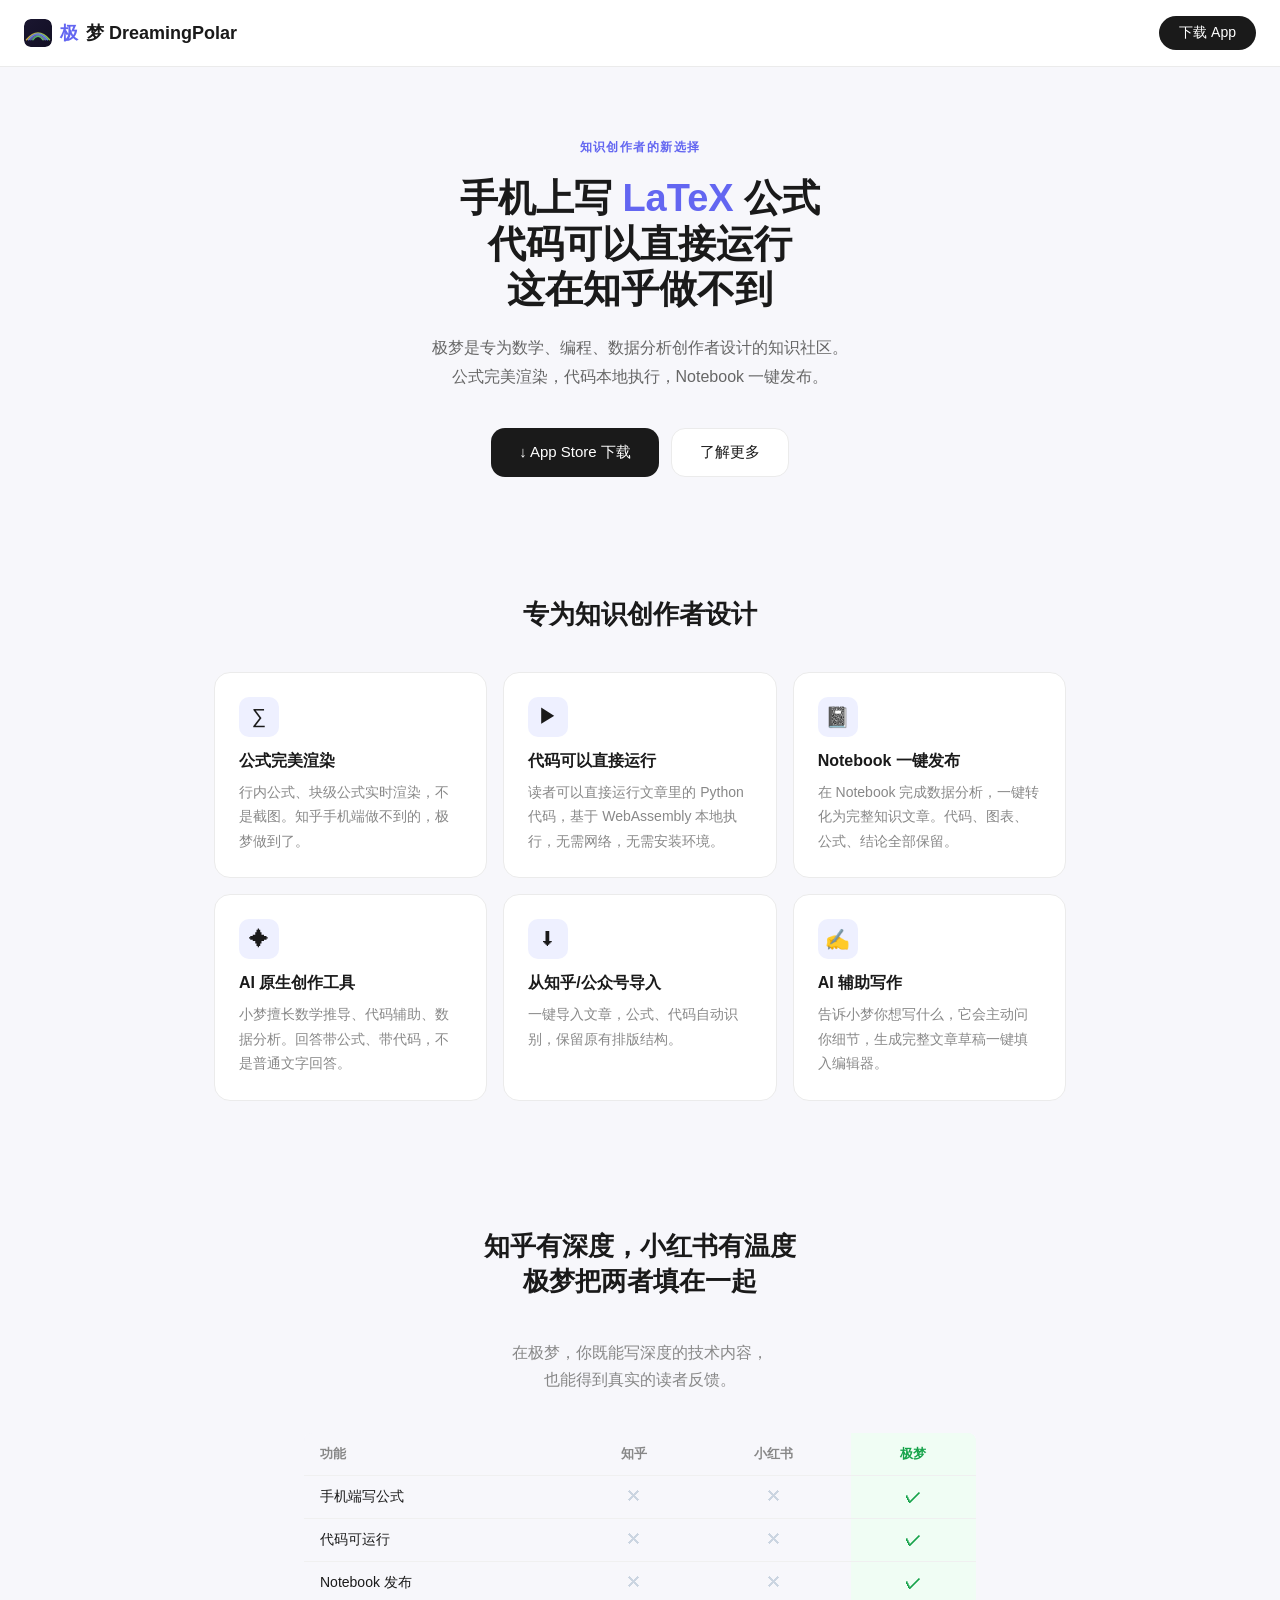
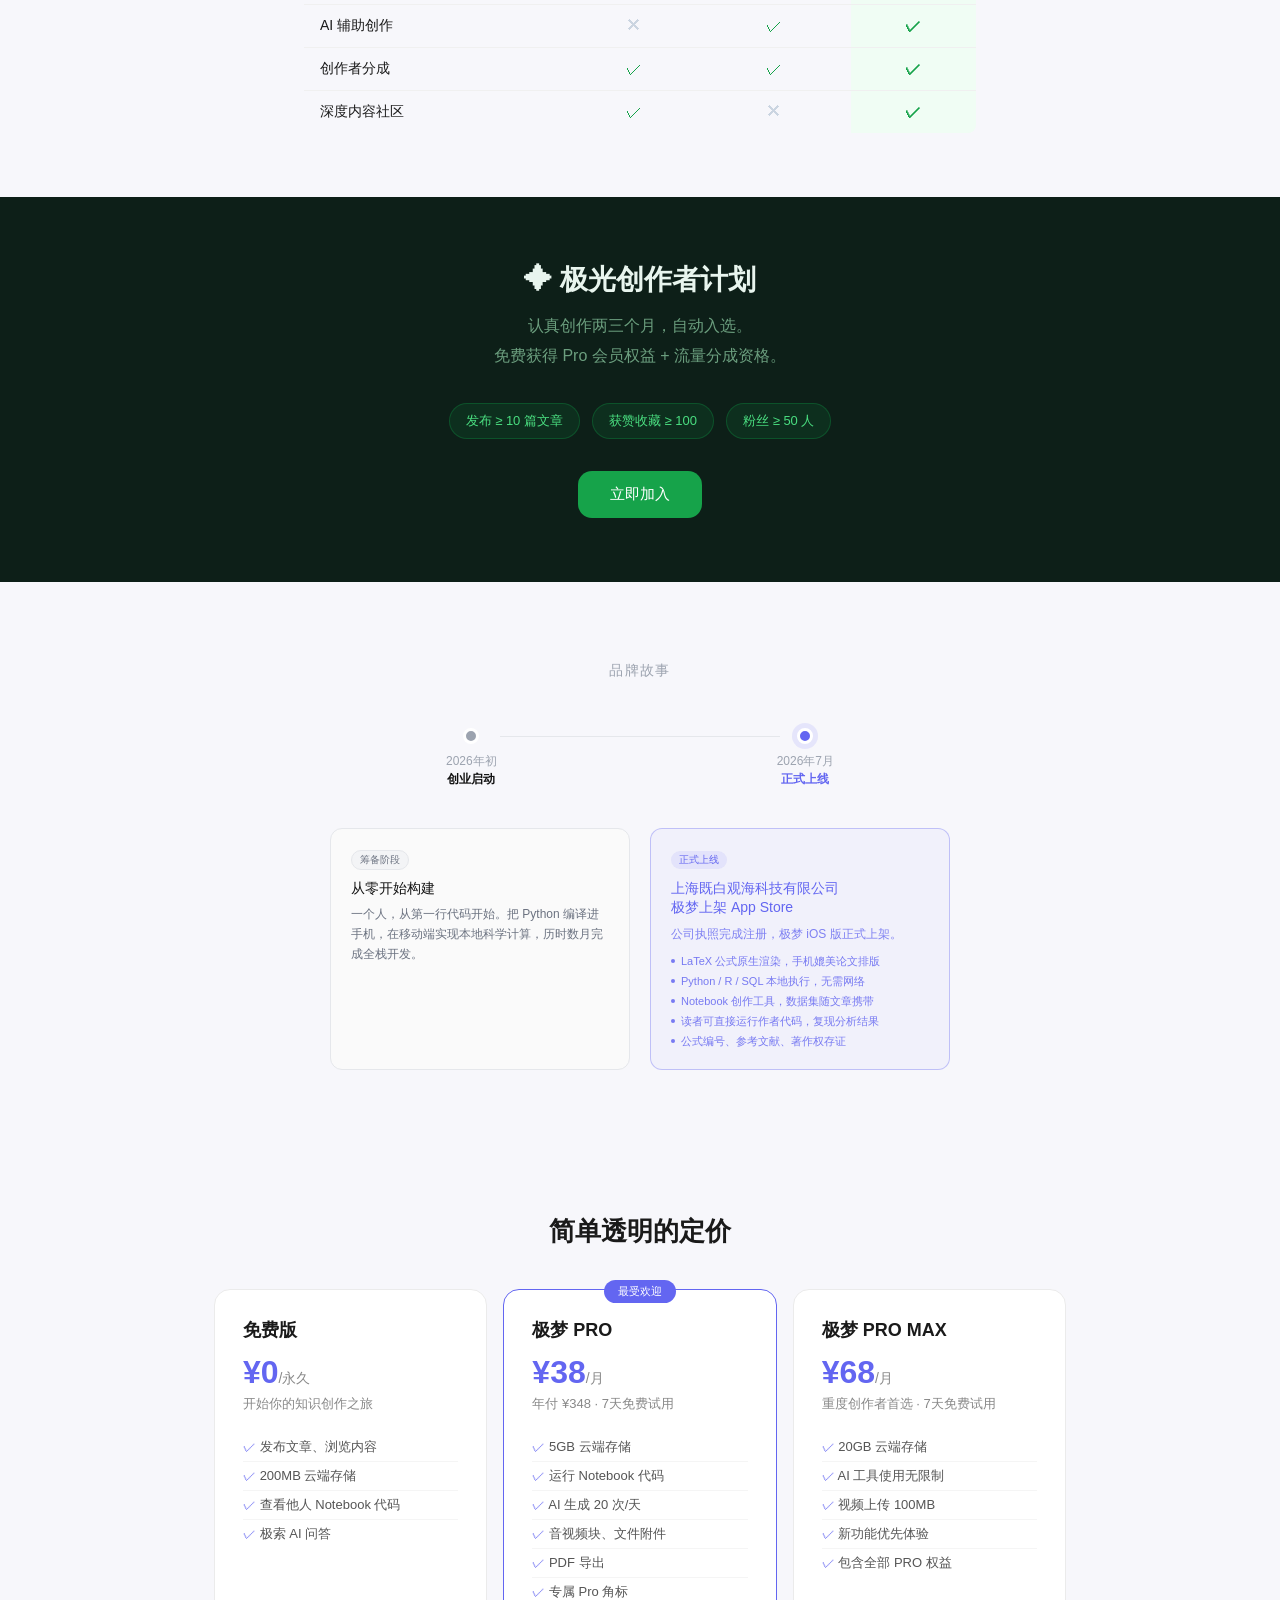
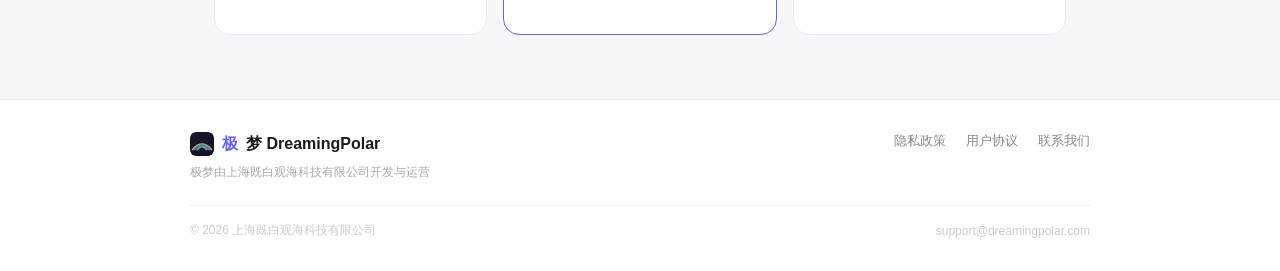
<file: index.html>
<!DOCTYPE html>
<html lang="zh-CN">
<head>
<meta charset="UTF-8">
<meta name="viewport" content="width=device-width, initial-scale=1.0">
<meta name="description" content="极梦是专为数学、编程、数据分析创作者设计的知识社区。公式完美渲染，代码本地执行，Notebook一键发布。">
<title>极梦 DreamingPolar · 手机上写 LaTeX，代码可以直接运行</title>
<style>
*{box-sizing:border-box;margin:0;padding:0}
body{font-family:-apple-system,'PingFang SC','Helvetica Neue',sans-serif;background:#F7F7FB;color:#1A1A1A}

/* ── Nav ── */
nav{display:flex;align-items:center;justify-content:space-between;padding:16px 24px;background:#fff;border-bottom:0.5px solid #EBEBEB;position:sticky;top:0;z-index:100}
.logo{display:inline-flex;align-items:center;gap:8px;font-size:18px;font-weight:700;color:#1A1A1A;text-decoration:none}
.logo img{width:28px;height:28px;border-radius:7px;flex-shrink:0}
.logo em{color:#6366F1;font-style:normal}
.nav-btn{padding:8px 20px;background:#1A1A1A;color:#fff;border-radius:99px;font-size:14px;text-decoration:none;font-weight:500}

/* ── Hero ── */
.hero{text-align:center;padding:72px 24px 56px;max-width:640px;margin:0 auto}
.hero-eyebrow{font-size:12px;font-weight:600;letter-spacing:.12em;color:#6366F1;text-transform:uppercase;margin-bottom:20px}
.hero h1{font-size:38px;font-weight:700;line-height:1.2;margin-bottom:20px;color:#1A1A1A}
.hero h1 em{color:#6366F1;font-style:normal}
.hero p{font-size:16px;color:#666;line-height:1.85;margin-bottom:36px}
.btn-group{display:flex;gap:12px;justify-content:center;flex-wrap:wrap}
.btn-primary{display:inline-flex;align-items:center;gap:8px;padding:14px 28px;background:#1A1A1A;color:#fff;border-radius:14px;font-size:15px;font-weight:500;text-decoration:none}
.btn-secondary{display:inline-flex;align-items:center;gap:8px;padding:14px 28px;background:#fff;color:#1A1A1A;border-radius:14px;font-size:15px;font-weight:500;text-decoration:none;border:0.5px solid #EBEBEB}

/* ── Features ── */
.features{max-width:900px;margin:0 auto;padding:64px 24px}
.section-title{font-size:26px;font-weight:700;text-align:center;margin-bottom:40px}
.feature-grid{display:grid;grid-template-columns:repeat(auto-fit,minmax(260px,1fr));gap:16px}
.feature-card{background:#fff;border-radius:16px;padding:24px;border:0.5px solid #EBEBEB}
.feature-icon{width:40px;height:40px;border-radius:10px;background:#EEF0FF;display:flex;align-items:center;justify-content:center;font-size:20px;margin-bottom:14px}
.feature-card h3{font-size:16px;font-weight:600;margin-bottom:8px}
.feature-card p{font-size:14px;color:#888;line-height:1.75}

/* ── Compare ── */
.compare{max-width:720px;margin:0 auto;padding:64px 24px}
.compare-subtitle{font-size:16px;color:#888;text-align:center;margin-top:8px;margin-bottom:40px;line-height:1.7}
.compare-wrap{overflow-x:auto;-webkit-overflow-scrolling:touch}
table{width:100%;border-collapse:collapse;border-radius:8px;overflow:hidden;min-width:420px}
thead tr{background:#F7F7FB}
th{padding:12px 16px;font-size:13px;font-weight:600;color:#888;text-align:center}
th:first-child{text-align:left}
td{padding:12px 16px;font-size:14px;border-top:0.5px solid #F0F0F0;text-align:center}
td:first-child{text-align:left;font-weight:500;color:#1A1A1A}
tbody tr:hover{background:#FAFAFA}
.col-dp{background:#F0FDF4}
.col-dp td,.col-dp th{background:#F0FDF4}
th.col-dp{color:#16a34a;font-weight:700}
td.col-dp{font-weight:600;color:#16a34a}
.check{color:#16a34a;font-size:16px}
.cross{color:#CBD5E1;font-size:16px}

/* ── Aurora ── */
.aurora{background:#0D1F18;padding:64px 24px;text-align:center}
.aurora h2{font-size:28px;font-weight:700;color:#E8F5EE;margin-bottom:12px}
.aurora p{font-size:16px;color:#6B9E7E;line-height:1.85;max-width:520px;margin:0 auto 32px}
.aurora-conditions{display:flex;gap:12px;justify-content:center;flex-wrap:wrap;margin-bottom:32px}
.condition-badge{padding:8px 16px;background:rgba(16,163,74,.12);border:0.5px solid rgba(16,163,74,.3);border-radius:99px;font-size:13px;color:#4ade80}
.aurora-btn{display:inline-block;padding:14px 32px;background:#16a34a;color:#fff;border-radius:14px;font-size:15px;font-weight:500;text-decoration:none}

/* ── Pricing ── */
.pricing{max-width:900px;margin:0 auto;padding:64px 24px}
.pricing-grid{display:grid;grid-template-columns:repeat(auto-fit,minmax(240px,1fr));gap:16px}
.pricing-card{background:#fff;border-radius:16px;padding:28px;border:0.5px solid #EBEBEB}
.pricing-card.featured{border-color:#6366F1;position:relative}
.featured-badge{position:absolute;top:-10px;left:50%;transform:translateX(-50%);padding:4px 14px;background:#6366F1;color:#fff;border-radius:99px;font-size:11px;font-weight:500;white-space:nowrap}
.plan-name{font-size:18px;font-weight:700;margin-bottom:4px}
.plan-price{font-size:32px;font-weight:700;color:#6366F1;margin:12px 0 4px}
.plan-price span{font-size:14px;color:#888;font-weight:400}
.plan-desc{font-size:13px;color:#888;margin-bottom:20px}
.plan-features{list-style:none}
.plan-features li{font-size:13px;color:#555;padding:5px 0;border-bottom:0.5px solid #F5F5F5}
.plan-features li:last-child{border-bottom:none}
.plan-features li::before{content:"✓ ";color:#6366F1}

/* ── Footer ── */
footer{background:#fff;border-top:0.5px solid #EBEBEB;padding:32px 24px}
.footer-inner{max-width:900px;margin:0 auto;display:flex;justify-content:space-between;align-items:flex-start;flex-wrap:wrap;gap:20px}
.footer-logo{display:inline-flex;align-items:center;gap:8px;font-size:16px;font-weight:700}
.footer-logo img{width:24px;height:24px;border-radius:6px;flex-shrink:0}
.footer-logo em{color:#6366F1;font-style:normal}
.footer-tagline{font-size:12px;color:#AAA;margin-top:4px}
.footer-links{display:flex;gap:20px;align-items:center;flex-wrap:wrap}
.footer-links a{font-size:13px;color:#888;text-decoration:none}
.footer-bottom{width:100%;border-top:0.5px solid #F0F0F0;padding-top:16px;margin-top:4px;display:flex;justify-content:space-between;align-items:center;flex-wrap:wrap;gap:8px}
.footer-copy{font-size:12px;color:#CCC}

/* ── Responsive ── */
@media(max-width:600px){
  .hero h1{font-size:28px}
  .btn-group{flex-direction:column;align-items:center}
  .footer-inner{flex-direction:column}
  .footer-bottom{flex-direction:column;align-items:flex-start}
}
</style>
</head>
<body>

<!-- Nav -->
<nav>
  <a class="logo" href="/">
    <img src="/assets/app_logo/jimeng_logo.svg" alt="极梦">
    <em>极</em>梦 DreamingPolar
  </a>
  <a class="nav-btn" href="https://apps.apple.com/app/id6790444925">下载 App</a>
</nav>

<!-- Hero -->
<section class="hero">
  <div class="hero-eyebrow">知识创作者的新选择</div>
  <h1>手机上写 <em>LaTeX</em> 公式<br>代码可以直接运行<br>这在知乎做不到</h1>
  <p>极梦是专为数学、编程、数据分析创作者设计的知识社区。<br>公式完美渲染，代码本地执行，Notebook 一键发布。</p>
  <div class="btn-group">
    <a class="btn-primary" href="https://apps.apple.com/app/id6790444925">↓ App Store 下载</a>
    <a class="btn-secondary" href="#features">了解更多</a>
  </div>
</section>

<!-- Features -->
<section class="features" id="features">
  <h2 class="section-title">专为知识创作者设计</h2>
  <div class="feature-grid">
    <div class="feature-card">
      <div class="feature-icon">∑</div>
      <h3>公式完美渲染</h3>
      <p>行内公式、块级公式实时渲染，不是截图。知乎手机端做不到的，极梦做到了。</p>
    </div>
    <div class="feature-card">
      <div class="feature-icon">▶</div>
      <h3>代码可以直接运行</h3>
      <p>读者可以直接运行文章里的 Python 代码，基于 WebAssembly 本地执行，无需网络，无需安装环境。</p>
    </div>
    <div class="feature-card">
      <div class="feature-icon">📓</div>
      <h3>Notebook 一键发布</h3>
      <p>在 Notebook 完成数据分析，一键转化为完整知识文章。代码、图表、公式、结论全部保留。</p>
    </div>
    <div class="feature-card">
      <div class="feature-icon">✦</div>
      <h3>AI 原生创作工具</h3>
      <p>小梦擅长数学推导、代码辅助、数据分析。回答带公式、带代码，不是普通文字回答。</p>
    </div>
    <div class="feature-card">
      <div class="feature-icon">⬇</div>
      <h3>从知乎/公众号导入</h3>
      <p>一键导入文章，公式、代码自动识别，保留原有排版结构。</p>
    </div>
    <div class="feature-card">
      <div class="feature-icon">✍</div>
      <h3>AI 辅助写作</h3>
      <p>告诉小梦你想写什么，它会主动问你细节，生成完整文章草稿一键填入编辑器。</p>
    </div>
  </div>
</section>

<!-- Compare -->
<section class="compare">
  <h2 class="section-title">知乎有深度，小红书有温度<br>极梦把两者填在一起</h2>
  <p class="compare-subtitle">在极梦，你既能写深度的技术内容，<br>也能得到真实的读者反馈。</p>
  <div class="compare-wrap">
    <table>
      <thead>
        <tr>
          <th>功能</th>
          <th>知乎</th>
          <th>小红书</th>
          <th class="col-dp">极梦</th>
        </tr>
      </thead>
      <tbody>
        <tr>
          <td>手机端写公式</td>
          <td><span class="cross">✕</span></td>
          <td><span class="cross">✕</span></td>
          <td class="col-dp"><span class="check">✓</span></td>
        </tr>
        <tr>
          <td>代码可运行</td>
          <td><span class="cross">✕</span></td>
          <td><span class="cross">✕</span></td>
          <td class="col-dp"><span class="check">✓</span></td>
        </tr>
        <tr>
          <td>Notebook 发布</td>
          <td><span class="cross">✕</span></td>
          <td><span class="cross">✕</span></td>
          <td class="col-dp"><span class="check">✓</span></td>
        </tr>
        <tr>
          <td>AI 辅助创作</td>
          <td><span class="cross">✕</span></td>
          <td><span class="check">✓</span></td>
          <td class="col-dp"><span class="check">✓</span></td>
        </tr>
        <tr>
          <td>创作者分成</td>
          <td><span class="check">✓</span></td>
          <td><span class="check">✓</span></td>
          <td class="col-dp"><span class="check">✓</span></td>
        </tr>
        <tr>
          <td>深度内容社区</td>
          <td><span class="check">✓</span></td>
          <td><span class="cross">✕</span></td>
          <td class="col-dp"><span class="check">✓</span></td>
        </tr>
      </tbody>
    </table>
  </div>
</section>

<!-- Aurora -->
<section class="aurora">
  <h2>✦ 极光创作者计划</h2>
  <p>认真创作两三个月，自动入选。<br>免费获得 Pro 会员权益 + 流量分成资格。</p>
  <div class="aurora-conditions">
    <span class="condition-badge">发布 ≥ 10 篇文章</span>
    <span class="condition-badge">获赞收藏 ≥ 100</span>
    <span class="condition-badge">粉丝 ≥ 50 人</span>
  </div>
  <a class="aurora-btn" href="https://apps.apple.com/app/id6790444925">立即加入</a>
</section>

<!-- Story -->
<section id="story" style="padding:5rem 1rem;max-width:900px;margin:0 auto">

  <h2 style="font-size:14px;font-weight:500;letter-spacing:.1em;text-transform:uppercase;color:#9CA3AF;text-align:center;margin-bottom:3rem">品牌故事</h2>

  <div style="position:relative;display:flex;justify-content:center">
    <div style="position:absolute;top:8px;left:50%;transform:translateX(-50%);width:280px;height:1px;background:#E5E7EB"></div>
    <div style="display:flex;gap:280px;position:relative;z-index:1">
      <div style="display:flex;flex-direction:column;align-items:center">
        <div style="width:16px;height:16px;border-radius:50%;background:#9CA3AF;border:3px solid #fff"></div>
        <div style="font-size:12px;color:#9CA3AF;margin-top:8px;text-align:center;line-height:1.5">2026年初<br><strong style="color:#111">创业启动</strong></div>
      </div>
      <div style="display:flex;flex-direction:column;align-items:center">
        <div style="width:16px;height:16px;border-radius:50%;background:#6366F1;border:3px solid #fff;box-shadow:0 0 0 5px rgba(99,102,241,.12)"></div>
        <div style="font-size:12px;color:#9CA3AF;margin-top:8px;text-align:center;line-height:1.5">2026年7月<br><strong style="color:#6366F1">正式上线</strong></div>
      </div>
    </div>
  </div>

  <div style="display:flex;gap:20px;margin-top:2.5rem;justify-content:center;flex-wrap:wrap">
    <div style="flex:1;min-width:240px;max-width:300px;padding:20px;border-radius:12px;border:1px solid #E5E7EB;background:#FAFAFA">
      <div style="font-size:10px;font-weight:500;padding:2px 8px;border-radius:99px;display:inline-block;margin-bottom:10px;background:#F3F4F6;color:#6B7280;border:1px solid #E5E7EB">筹备阶段</div>
      <div style="font-size:14px;font-weight:500;color:#111;margin-bottom:6px">从零开始构建</div>
      <div style="font-size:12px;color:#6B7280;line-height:1.7">一个人，从第一行代码开始。把 Python 编译进手机，在移动端实现本地科学计算，历时数月完成全栈开发。</div>
    </div>
    <div style="flex:1;min-width:240px;max-width:300px;padding:20px;border-radius:12px;border:1px solid rgba(99,102,241,.35);background:rgba(99,102,241,.04)">
      <div style="font-size:10px;font-weight:500;padding:2px 8px;border-radius:99px;display:inline-block;margin-bottom:10px;background:rgba(99,102,241,.1);color:#6366F1">正式上线</div>
      <div style="font-size:14px;font-weight:500;color:#6366F1;margin-bottom:6px;line-height:1.4">上海既白观海科技有限公司<br>极梦上架 App Store</div>
      <div style="font-size:12px;color:#6366F1;opacity:.8;line-height:1.7;margin-bottom:10px">公司执照完成注册，极梦 iOS 版正式上架。</div>
      <div style="display:flex;flex-direction:column;gap:5px">
        <div style="font-size:11px;color:#6366F1;opacity:.85;display:flex;gap:6px;align-items:flex-start"><span style="width:4px;height:4px;border-radius:50%;background:#6366F1;flex-shrink:0;margin-top:5px"></span>LaTeX 公式原生渲染，手机媲美论文排版</div>
        <div style="font-size:11px;color:#6366F1;opacity:.85;display:flex;gap:6px;align-items:flex-start"><span style="width:4px;height:4px;border-radius:50%;background:#6366F1;flex-shrink:0;margin-top:5px"></span>Python / R / SQL 本地执行，无需网络</div>
        <div style="font-size:11px;color:#6366F1;opacity:.85;display:flex;gap:6px;align-items:flex-start"><span style="width:4px;height:4px;border-radius:50%;background:#6366F1;flex-shrink:0;margin-top:5px"></span>Notebook 创作工具，数据集随文章携带</div>
        <div style="font-size:11px;color:#6366F1;opacity:.85;display:flex;gap:6px;align-items:flex-start"><span style="width:4px;height:4px;border-radius:50%;background:#6366F1;flex-shrink:0;margin-top:5px"></span>读者可直接运行作者代码，复现分析结果</div>
        <div style="font-size:11px;color:#6366F1;opacity:.85;display:flex;gap:6px;align-items:flex-start"><span style="width:4px;height:4px;border-radius:50%;background:#6366F1;flex-shrink:0;margin-top:5px"></span>公式编号、参考文献、著作权存证</div>
      </div>
    </div>
  </div>
</section>

<!-- Pricing -->
<section class="pricing">
  <h2 class="section-title">简单透明的定价</h2>
  <div class="pricing-grid">
    <div class="pricing-card">
      <div class="plan-name">免费版</div>
      <div class="plan-price">¥0<span>/永久</span></div>
      <div class="plan-desc">开始你的知识创作之旅</div>
      <ul class="plan-features">
        <li>发布文章、浏览内容</li>
        <li>200MB 云端存储</li>
        <li>查看他人 Notebook 代码</li>
        <li>极索 AI 问答</li>
      </ul>
    </div>
    <div class="pricing-card featured">
      <div class="featured-badge">最受欢迎</div>
      <div class="plan-name">极梦 PRO</div>
      <div class="plan-price">¥38<span>/月</span></div>
      <div class="plan-desc">年付 ¥348 · 7天免费试用</div>
      <ul class="plan-features">
        <li>5GB 云端存储</li>
        <li>运行 Notebook 代码</li>
        <li>AI 生成 20 次/天</li>
        <li>音视频块、文件附件</li>
        <li>PDF 导出</li>
        <li>专属 Pro 角标</li>
      </ul>
    </div>
    <div class="pricing-card">
      <div class="plan-name">极梦 PRO MAX</div>
      <div class="plan-price">¥68<span>/月</span></div>
      <div class="plan-desc">重度创作者首选 · 7天免费试用</div>
      <ul class="plan-features">
        <li>20GB 云端存储</li>
        <li>AI 工具使用无限制</li>
        <li>视频上传 100MB</li>
        <li>新功能优先体验</li>
        <li>包含全部 PRO 权益</li>
      </ul>
    </div>
  </div>
</section>

<!-- Footer -->
<footer>
  <div class="footer-inner">
    <div>
      <div class="footer-logo"><img src="/assets/app_logo/jimeng_logo.svg" alt="极梦"><em>极</em>梦 DreamingPolar</div>
      <div class="footer-tagline">极梦由上海既白观海科技有限公司开发与运营</div>
    </div>
    <div class="footer-links">
      <a href="/privacy">隐私政策</a>
      <a href="/terms">用户协议</a>
      <a href="mailto:support@dreamingpolar.com">联系我们</a>
    </div>
    <div class="footer-bottom">
      <span class="footer-copy">© 2026 上海既白观海科技有限公司</span>
      <span class="footer-copy">support@dreamingpolar.com</span>
    </div>
  </div>
</footer>

</body>
</html>
</file>
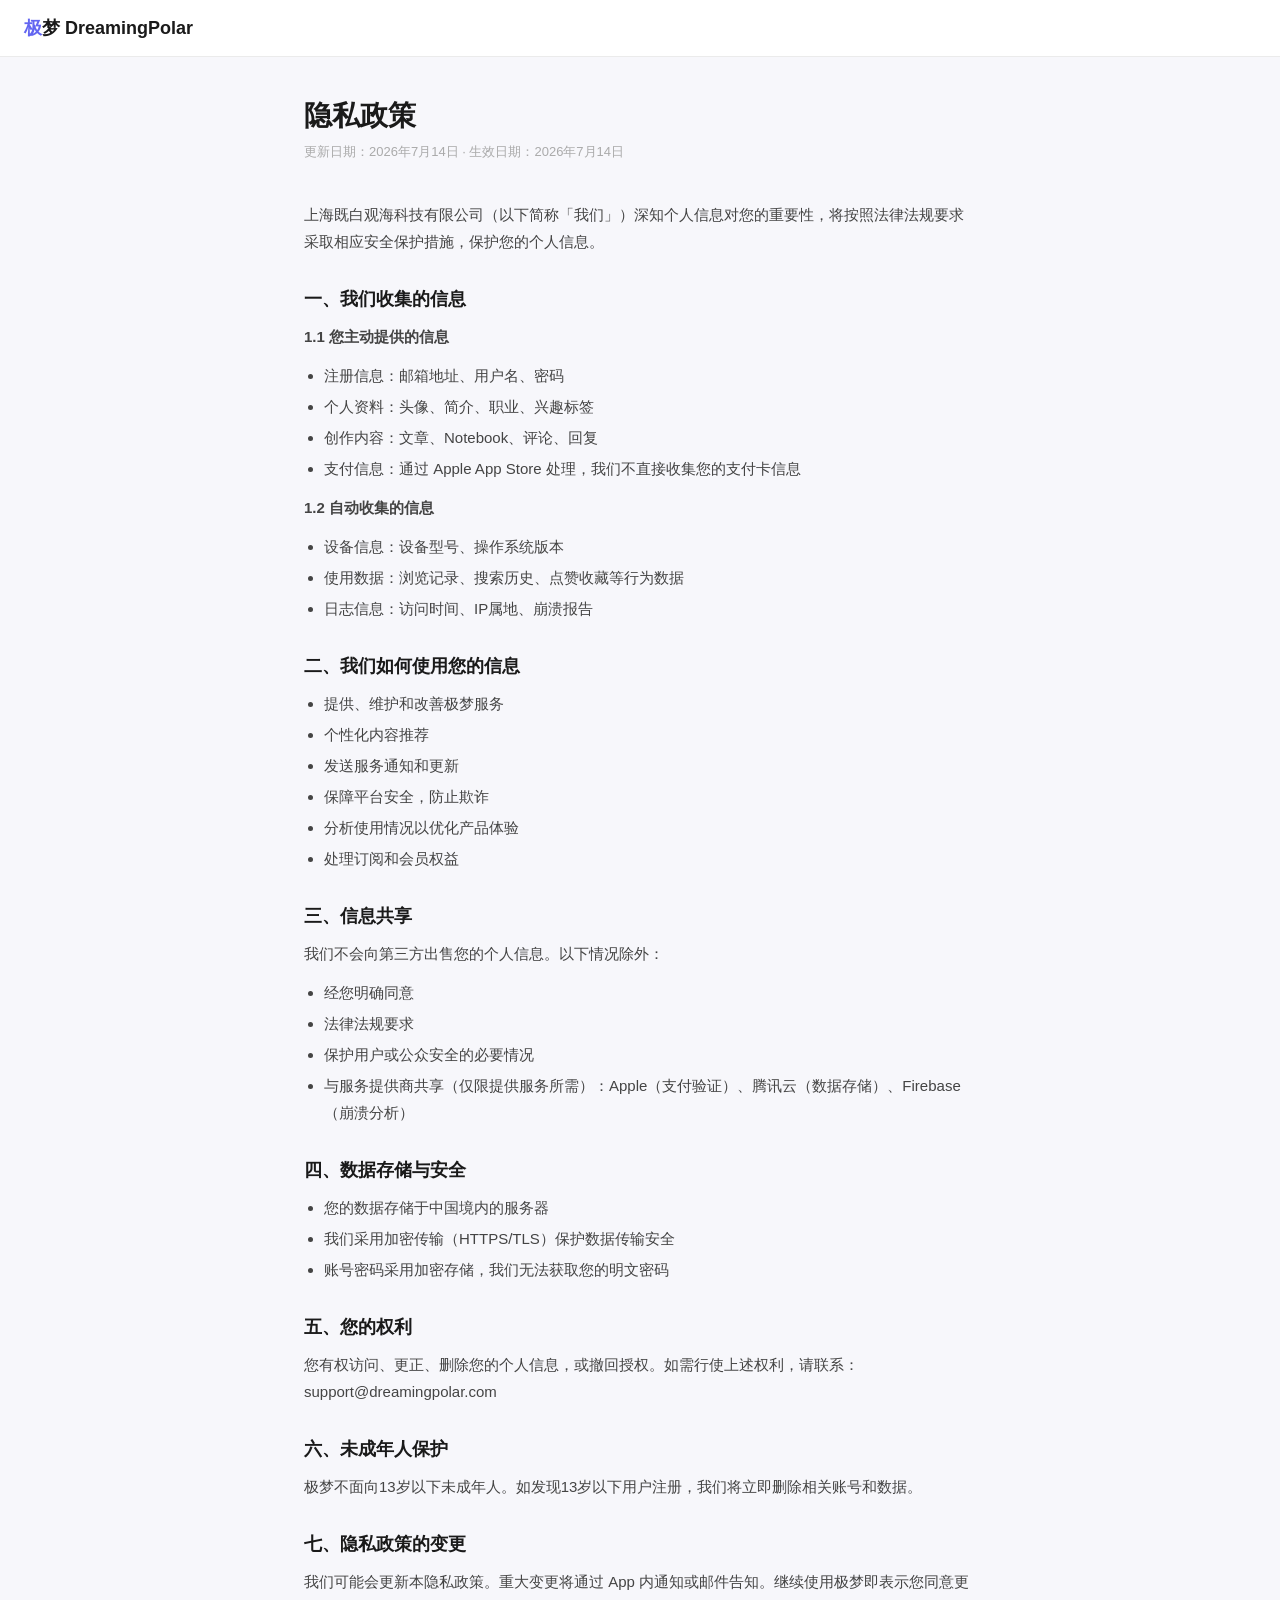
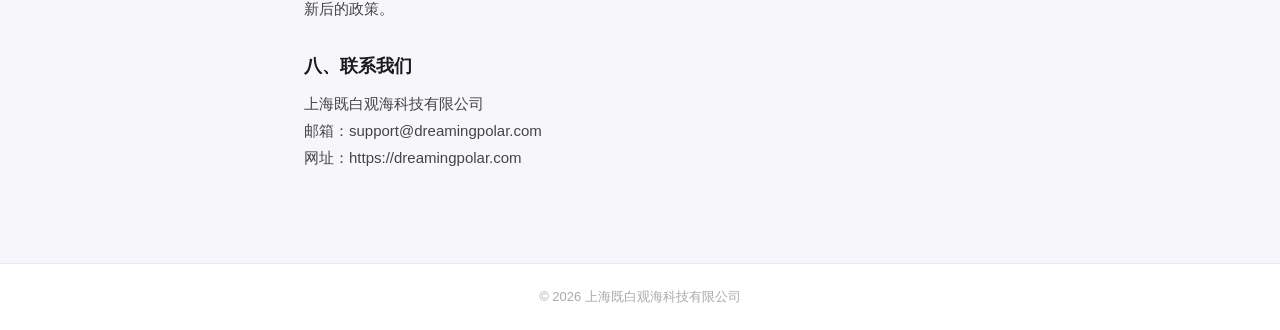
<file: privacy.html>
<!DOCTYPE html>
<html lang="zh-CN">
<head>
<meta charset="UTF-8">
<meta name="viewport" content="width=device-width, initial-scale=1.0">
<title>隐私政策 · 极梦 DreamingPolar</title>
<style>
*{box-sizing:border-box;margin:0;padding:0}
body{font-family:-apple-system,'PingFang SC',sans-serif;background:#F7F7FB;color:#1A1A1A}
nav{display:flex;align-items:center;justify-content:space-between;padding:16px 24px;background:#fff;border-bottom:0.5px solid #EBEBEB}
.logo{font-size:18px;font-weight:700;color:#1A1A1A;text-decoration:none}
.logo em{color:#6366F1;font-style:normal}
.container{max-width:720px;margin:0 auto;padding:40px 24px 80px}
h1{font-size:28px;font-weight:700;margin-bottom:8px}
.meta{font-size:13px;color:#AAA;margin-bottom:40px}
h2{font-size:18px;font-weight:600;margin:32px 0 12px}
p{font-size:15px;color:#444;line-height:1.8;margin-bottom:12px}
ul{padding-left:20px;margin-bottom:12px}
li{font-size:15px;color:#444;line-height:1.8;margin-bottom:4px}
footer{background:#fff;border-top:0.5px solid #EBEBEB;padding:24px;text-align:center;font-size:13px;color:#AAA}
</style>
</head>
<body>

<nav>
  <a class="logo" href="/"><em>极</em>梦 DreamingPolar</a>
</nav>

<div class="container">
  <h1>隐私政策</h1>
  <div class="meta">更新日期：2026年7月14日 · 生效日期：2026年7月14日</div>

  <p>上海既白观海科技有限公司（以下简称「我们」）深知个人信息对您的重要性，将按照法律法规要求采取相应安全保护措施，保护您的个人信息。</p>

  <h2>一、我们收集的信息</h2>
  <p><strong>1.1 您主动提供的信息</strong></p>
  <ul>
    <li>注册信息：邮箱地址、用户名、密码</li>
    <li>个人资料：头像、简介、职业、兴趣标签</li>
    <li>创作内容：文章、Notebook、评论、回复</li>
    <li>支付信息：通过 Apple App Store 处理，我们不直接收集您的支付卡信息</li>
  </ul>
  <p><strong>1.2 自动收集的信息</strong></p>
  <ul>
    <li>设备信息：设备型号、操作系统版本</li>
    <li>使用数据：浏览记录、搜索历史、点赞收藏等行为数据</li>
    <li>日志信息：访问时间、IP属地、崩溃报告</li>
  </ul>

  <h2>二、我们如何使用您的信息</h2>
  <ul>
    <li>提供、维护和改善极梦服务</li>
    <li>个性化内容推荐</li>
    <li>发送服务通知和更新</li>
    <li>保障平台安全，防止欺诈</li>
    <li>分析使用情况以优化产品体验</li>
    <li>处理订阅和会员权益</li>
  </ul>

  <h2>三、信息共享</h2>
  <p>我们不会向第三方出售您的个人信息。以下情况除外：</p>
  <ul>
    <li>经您明确同意</li>
    <li>法律法规要求</li>
    <li>保护用户或公众安全的必要情况</li>
    <li>与服务提供商共享（仅限提供服务所需）：Apple（支付验证）、腾讯云（数据存储）、Firebase（崩溃分析）</li>
  </ul>

  <h2>四、数据存储与安全</h2>
  <ul>
    <li>您的数据存储于中国境内的服务器</li>
    <li>我们采用加密传输（HTTPS/TLS）保护数据传输安全</li>
    <li>账号密码采用加密存储，我们无法获取您的明文密码</li>
  </ul>

  <h2>五、您的权利</h2>
  <p>您有权访问、更正、删除您的个人信息，或撤回授权。如需行使上述权利，请联系：support@dreamingpolar.com</p>

  <h2>六、未成年人保护</h2>
  <p>极梦不面向13岁以下未成年人。如发现13岁以下用户注册，我们将立即删除相关账号和数据。</p>

  <h2>七、隐私政策的变更</h2>
  <p>我们可能会更新本隐私政策。重大变更将通过 App 内通知或邮件告知。继续使用极梦即表示您同意更新后的政策。</p>

  <h2>八、联系我们</h2>
  <p>上海既白观海科技有限公司<br>
  邮箱：support@dreamingpolar.com<br>
  网址：https://dreamingpolar.com</p>
</div>

<footer>© 2026 上海既白观海科技有限公司</footer>

</body>
</html>
</file>
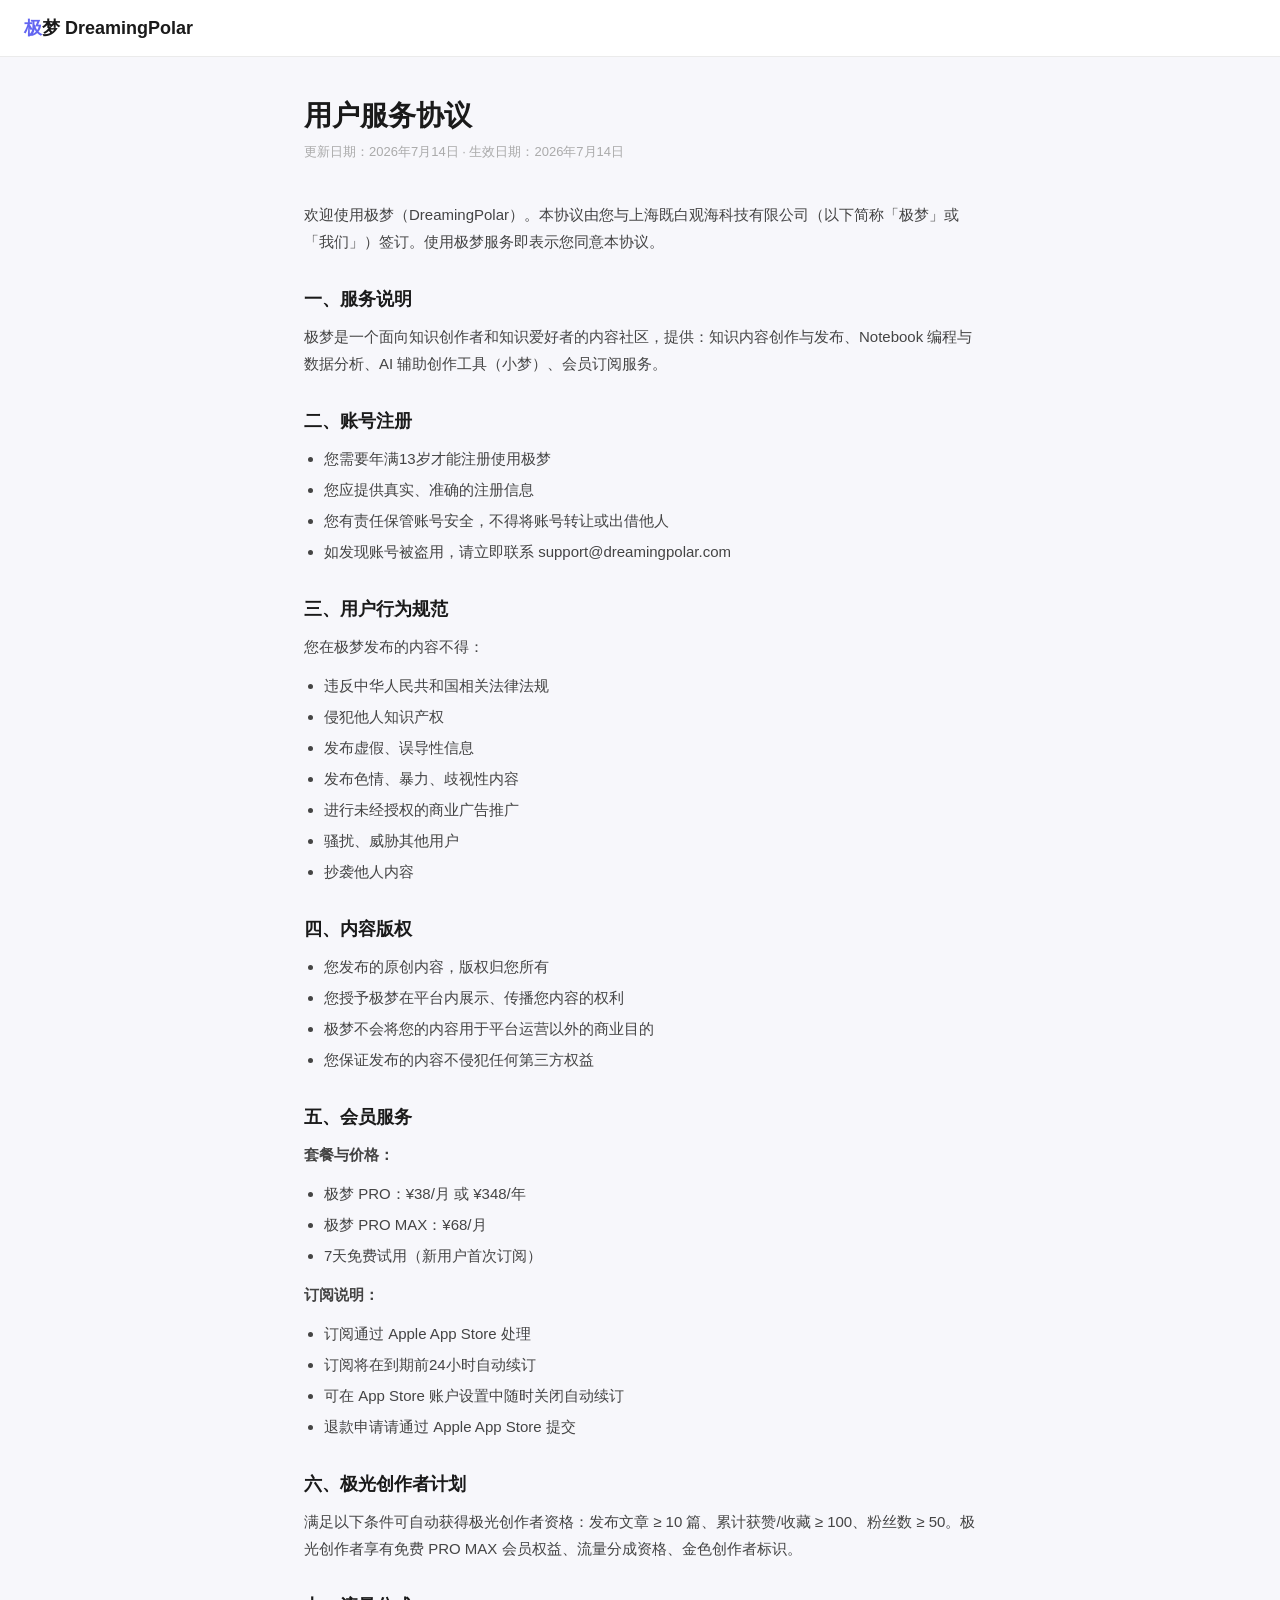
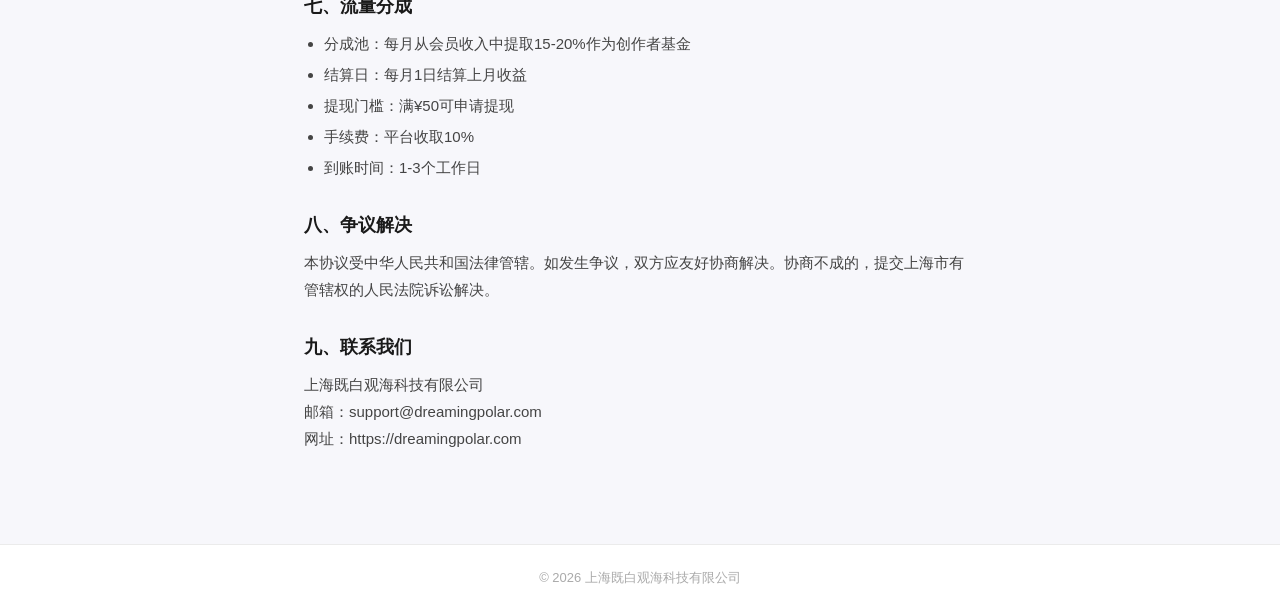
<file: terms.html>
<!DOCTYPE html>
<html lang="zh-CN">
<head>
<meta charset="UTF-8">
<meta name="viewport" content="width=device-width, initial-scale=1.0">
<title>用户协议 · 极梦 DreamingPolar</title>
<style>
*{box-sizing:border-box;margin:0;padding:0}
body{font-family:-apple-system,'PingFang SC',sans-serif;background:#F7F7FB;color:#1A1A1A}
nav{display:flex;align-items:center;justify-content:space-between;padding:16px 24px;background:#fff;border-bottom:0.5px solid #EBEBEB}
.logo{font-size:18px;font-weight:700;color:#1A1A1A;text-decoration:none}
.logo em{color:#6366F1;font-style:normal}
.container{max-width:720px;margin:0 auto;padding:40px 24px 80px}
h1{font-size:28px;font-weight:700;margin-bottom:8px}
.meta{font-size:13px;color:#AAA;margin-bottom:40px}
h2{font-size:18px;font-weight:600;margin:32px 0 12px}
p{font-size:15px;color:#444;line-height:1.8;margin-bottom:12px}
ul{padding-left:20px;margin-bottom:12px}
li{font-size:15px;color:#444;line-height:1.8;margin-bottom:4px}
footer{background:#fff;border-top:0.5px solid #EBEBEB;padding:24px;text-align:center;font-size:13px;color:#AAA}
</style>
</head>
<body>

<nav>
  <a class="logo" href="/"><em>极</em>梦 DreamingPolar</a>
</nav>

<div class="container">
  <h1>用户服务协议</h1>
  <div class="meta">更新日期：2026年7月14日 · 生效日期：2026年7月14日</div>

  <p>欢迎使用极梦（DreamingPolar）。本协议由您与上海既白观海科技有限公司（以下简称「极梦」或「我们」）签订。使用极梦服务即表示您同意本协议。</p>

  <h2>一、服务说明</h2>
  <p>极梦是一个面向知识创作者和知识爱好者的内容社区，提供：知识内容创作与发布、Notebook 编程与数据分析、AI 辅助创作工具（小梦）、会员订阅服务。</p>

  <h2>二、账号注册</h2>
  <ul>
    <li>您需要年满13岁才能注册使用极梦</li>
    <li>您应提供真实、准确的注册信息</li>
    <li>您有责任保管账号安全，不得将账号转让或出借他人</li>
    <li>如发现账号被盗用，请立即联系 support@dreamingpolar.com</li>
  </ul>

  <h2>三、用户行为规范</h2>
  <p>您在极梦发布的内容不得：</p>
  <ul>
    <li>违反中华人民共和国相关法律法规</li>
    <li>侵犯他人知识产权</li>
    <li>发布虚假、误导性信息</li>
    <li>发布色情、暴力、歧视性内容</li>
    <li>进行未经授权的商业广告推广</li>
    <li>骚扰、威胁其他用户</li>
    <li>抄袭他人内容</li>
  </ul>

  <h2>四、内容版权</h2>
  <ul>
    <li>您发布的原创内容，版权归您所有</li>
    <li>您授予极梦在平台内展示、传播您内容的权利</li>
    <li>极梦不会将您的内容用于平台运营以外的商业目的</li>
    <li>您保证发布的内容不侵犯任何第三方权益</li>
  </ul>

  <h2>五、会员服务</h2>
  <p><strong>套餐与价格：</strong></p>
  <ul>
    <li>极梦 PRO：¥38/月 或 ¥348/年</li>
    <li>极梦 PRO MAX：¥68/月</li>
    <li>7天免费试用（新用户首次订阅）</li>
  </ul>
  <p><strong>订阅说明：</strong></p>
  <ul>
    <li>订阅通过 Apple App Store 处理</li>
    <li>订阅将在到期前24小时自动续订</li>
    <li>可在 App Store 账户设置中随时关闭自动续订</li>
    <li>退款申请请通过 Apple App Store 提交</li>
  </ul>

  <h2>六、极光创作者计划</h2>
  <p>满足以下条件可自动获得极光创作者资格：发布文章 ≥ 10 篇、累计获赞/收藏 ≥ 100、粉丝数 ≥ 50。极光创作者享有免费 PRO MAX 会员权益、流量分成资格、金色创作者标识。</p>

  <h2>七、流量分成</h2>
  <ul>
    <li>分成池：每月从会员收入中提取15-20%作为创作者基金</li>
    <li>结算日：每月1日结算上月收益</li>
    <li>提现门槛：满¥50可申请提现</li>
    <li>手续费：平台收取10%</li>
    <li>到账时间：1-3个工作日</li>
  </ul>

  <h2>八、争议解决</h2>
  <p>本协议受中华人民共和国法律管辖。如发生争议，双方应友好协商解决。协商不成的，提交上海市有管辖权的人民法院诉讼解决。</p>

  <h2>九、联系我们</h2>
  <p>上海既白观海科技有限公司<br>
  邮箱：support@dreamingpolar.com<br>
  网址：https://dreamingpolar.com</p>
</div>

<footer>© 2026 上海既白观海科技有限公司</footer>

</body>
</html>
</file>
